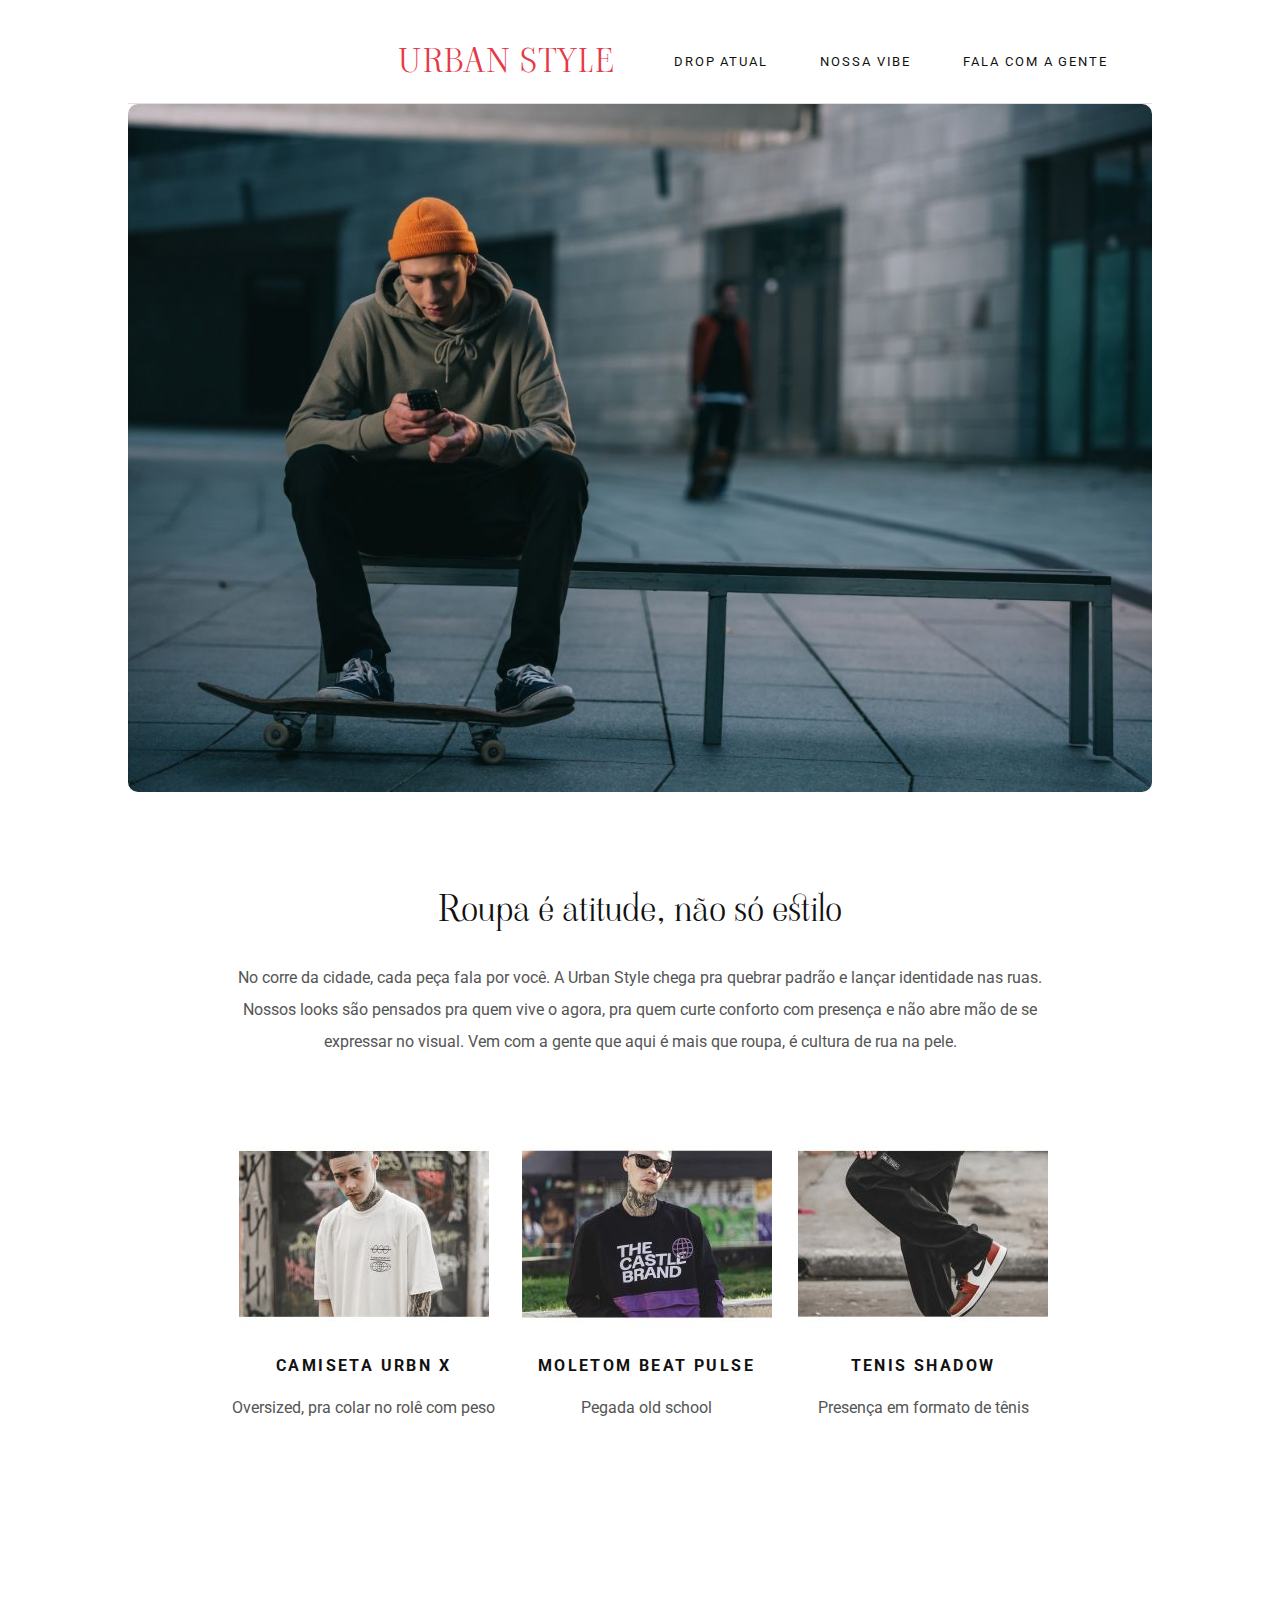
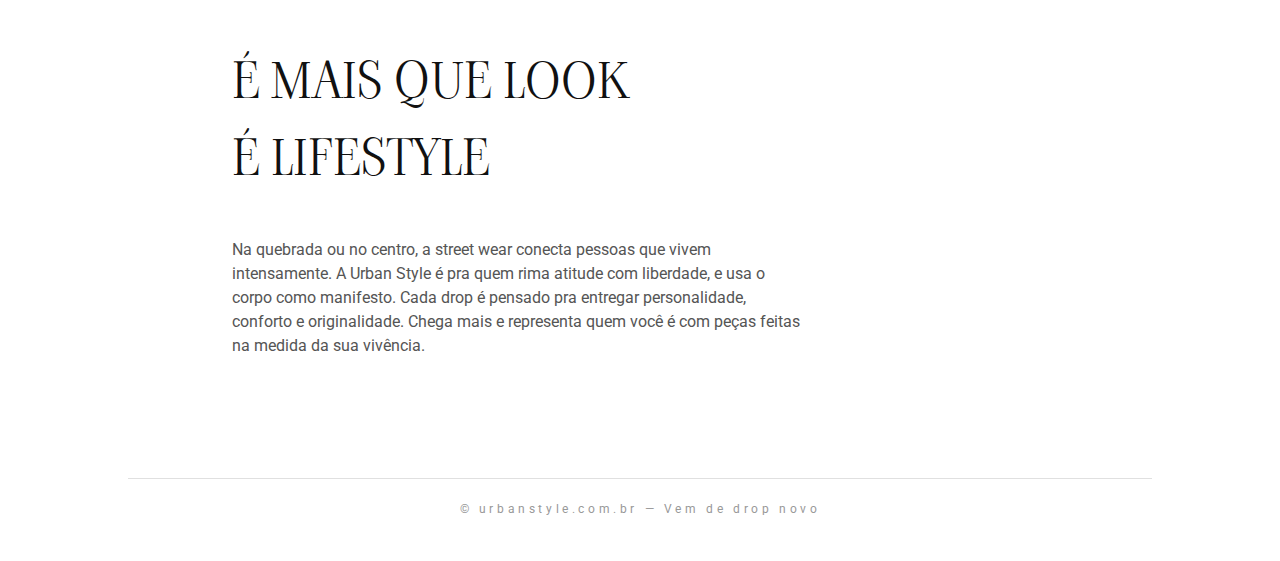
<file: index.html>
<!doctype html>
<html lang="pt-br">

<head>
    <title>Urban Style - Street Wear na Veia</title>
    <meta charset="utf-8">
    <meta name="author" content="Vinicius">
    <meta name="description" content="Street wear com atitude e identidade">
    <meta name="keywords" content="streetwear, moda urbana, hip hop, estilo">

    <link rel="preconnect" href="https://fonts.googleapis.com">
    <link rel="preconnect" href="https://fonts.gstatic.com" crossorigin>
    <link href="https://fonts.googleapis.com/css2?family=Roboto:wght@300;400;700&family=Viaoda+Libre&display=swap"
        rel="stylesheet">

    <link rel="stylesheet" href="estilo.css">
</head>

<body>
    <div id="principal">

        <header class="header-top">
            <h1 class="logotipo">Urban Style</h1>
            <nav class="header-nav">
                <ul>
                    <li><a href="#">Drop Atual</a></li>
                    <li><a href="#">Nossa Vibe</a></li>
                    <li><a href="#">Fala com a Gente</a></li>
                </ul>
            </nav>
        </header>

        <div class="topo-imagem">
            <img src="imagens/topo.jpg" alt="Modelo com estilo urbano">
        </div>

        <main>
            <article class="portfolio">
                <h1>Roupa é atitude, não só estilo</h1>
                <p>No corre da cidade, cada peça fala por você. A Urban Style chega pra quebrar padrão e lançar
                    identidade nas ruas. Nossos looks são pensados pra quem vive o agora, pra quem curte conforto com
                    presença e não abre mão de se expressar no visual. Vem com a gente que aqui é mais que roupa, é
                    cultura de rua na pele.</p>
            </article>

            <section class="gallery">
                <article class="gallery-card">
                    <img src="imagens/modelo3.jpg" alt="modelo 3">
                    <p class="gallery-title">Camiseta URBN X</p>
                    <p class="gallery-text">Oversized, pra colar no rolê com peso</p>
                </article>

                <article class="gallery-card">
                    <img src="imagens/modelo2.jpg" alt="modelo 2">
                    <p class="gallery-title">Moletom Beat Pulse</p>
                    <p class="gallery-text">Pegada old school</p>
                </article>

                <article class="gallery-card">
                    <img src="imagens/modelo1.jpg" alt="modelo 1">
                    <p class="gallery-title">Tenis Shadow</p>
                    <p class="gallery-text">Presença em formato de tênis</p>
                </article>
            </section>

            <article class="about">
                <h2>É mais que look <br>É lifestyle</h2>
                <p>Na quebrada ou no centro, a street wear conecta pessoas que vivem intensamente. A Urban Style é pra
                    quem rima atitude com liberdade, e usa o corpo como manifesto. Cada drop é pensado pra entregar
                    personalidade, conforto e originalidade. Chega mais e representa quem você é com peças feitas na
                    medida da sua vivência.</p>
            </article>
        </main>

        <footer class="rodape">
            &copy; urbanstyle.com.br — Vem de drop novo
        </footer>
    </div>
</body>

</html>
</file>
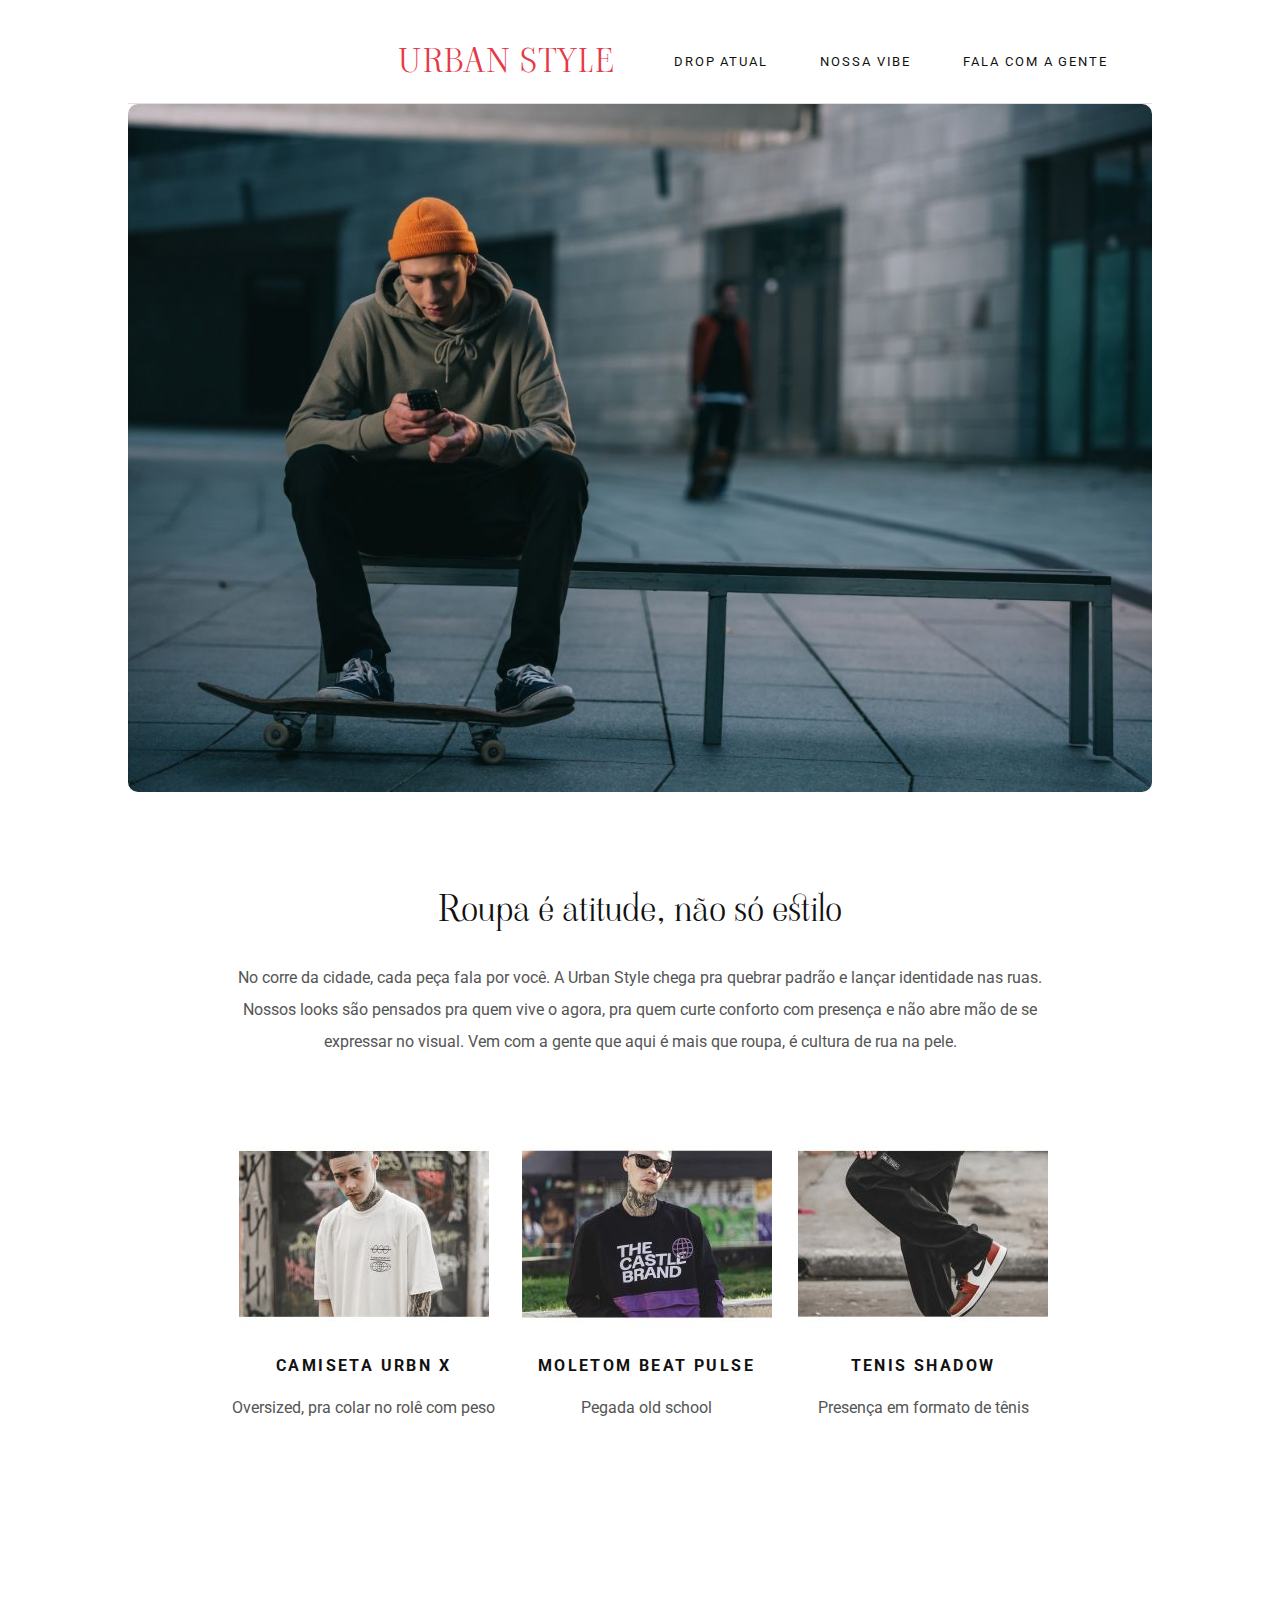
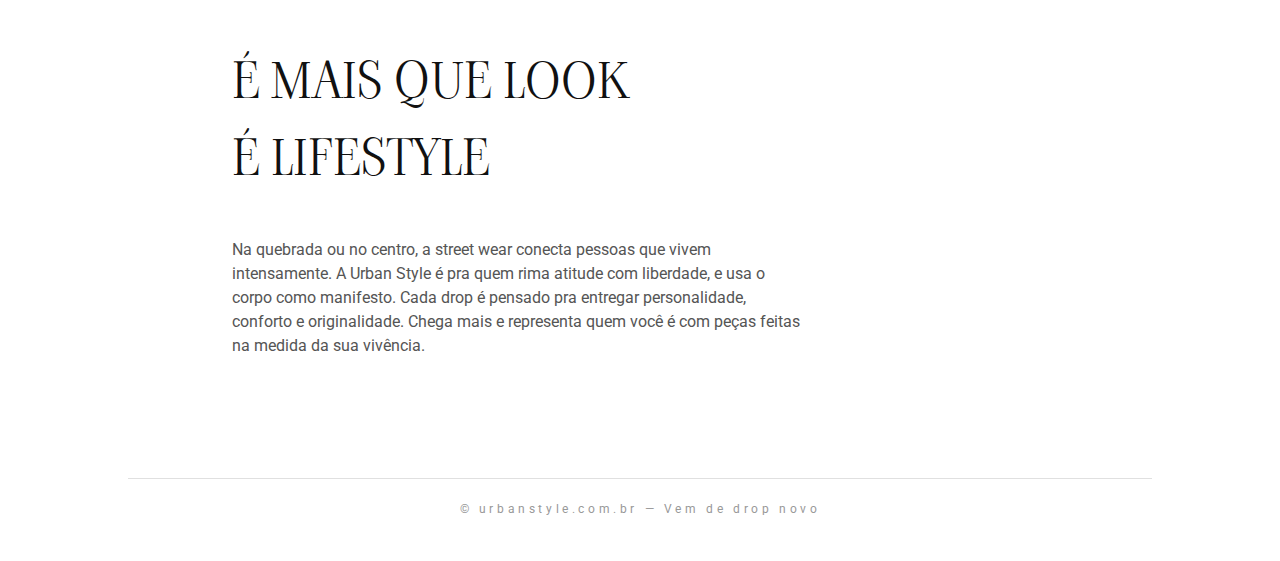
<file: Projeto-UrbanStyle-Inicio/inicio/index.html>
<!doctype html>
<html lang="pt-br">

<head>
    <title>Urban Style - Street Wear na Veia</title>
    <meta charset="utf-8">
    <meta name="author" content="Vinicius">
    <meta name="description" content="Street wear com atitude e identidade">
    <meta name="keywords" content="streetwear, moda urbana, hip hop, estilo">

    <link rel="preconnect" href="https://fonts.googleapis.com">
    <link rel="preconnect" href="https://fonts.gstatic.com" crossorigin>
    <link href="https://fonts.googleapis.com/css2?family=Roboto:wght@300;400;700&family=Viaoda+Libre&display=swap"
        rel="stylesheet">

    <link rel="stylesheet" href="css/estilo.css">
</head>

<body>
    <div id="principal">

        <header class="header-top">
            <h1 class="logotipo">Urban Style</h1>
            <nav class="header-nav">
                <ul>
                    <li><a href="#">Drop Atual</a></li>
                    <li><a href="#">Nossa Vibe</a></li>
                    <li><a href="#">Fala com a Gente</a></li>
                </ul>
            </nav>
        </header>

        <div class="topo-imagem">
            <img src="imagens/topo.jpg" alt="Modelo com estilo urbano">
        </div>

        <main>
            <article class="portfolio">
                <h1>Roupa é atitude, não só estilo</h1>
                <p>No corre da cidade, cada peça fala por você. A Urban Style chega pra quebrar padrão e lançar
                    identidade nas ruas. Nossos looks são pensados pra quem vive o agora, pra quem curte conforto com
                    presença e não abre mão de se expressar no visual. Vem com a gente que aqui é mais que roupa, é
                    cultura de rua na pele.</p>
            </article>

            <section class="gallery">
                <article class="gallery-card">
                    <img src="imagens/modelo3.jpg" alt="modelo 3">
                    <p class="gallery-title">Camiseta URBN X</p>
                    <p class="gallery-text">Oversized, pra colar no rolê com peso</p>
                </article>

                <article class="gallery-card">
                    <img src="imagens/modelo2.jpg" alt="modelo 2">
                    <p class="gallery-title">Moletom Beat Pulse</p>
                    <p class="gallery-text">Pegada old school</p>
                </article>

                <article class="gallery-card">
                    <img src="imagens/modelo1.jpg" alt="modelo 1">
                    <p class="gallery-title">Tenis Shadow</p>
                    <p class="gallery-text">Presença em formato de tênis</p>
                </article>
            </section>

            <article class="about">
                <h2>É mais que look <br>É lifestyle</h2>
                <p>Na quebrada ou no centro, a street wear conecta pessoas que vivem intensamente. A Urban Style é pra
                    quem rima atitude com liberdade, e usa o corpo como manifesto. Cada drop é pensado pra entregar
                    personalidade, conforto e originalidade. Chega mais e representa quem você é com peças feitas na
                    medida da sua vivência.</p>
            </article>
        </main>

        <footer class="rodape">
            &copy; urbanstyle.com.br — Vem de drop novo
        </footer>
    </div>
</body>

</html>
</file>
<file: estilo.css>
:root {
  --large-default-padding: 6.5em;
  --medium-default-padding: 4em;
}

body {
  font-family: "Roboto", tahoma, arial, sans-serif;
  margin: 0;
  padding: 0;
  background-color: #ffffff;
  color: #f1f1f1;
  line-height: 1.6;
}

/* Container principal */

#principal {
  width: 64em;
  margin: 1.25em auto;
}

h1,
h2 {
  font-family: "Viaoda Libre", cursive;
  font-weight: normal;
}

/* Cabeçalho */

.header-top {
  display: flex;
  justify-content: space-between;
  max-width: 1200px;
  border-bottom: 1px solid #e0e0e0;
}

.logotipo {
  margin: 0.5em 0 0.5em 8.4375em;
  color: #e63946;
  text-transform: uppercase;
  letter-spacing: 2px;
}

.header-nav ul {
  margin: 12px;
  padding: 0;
}

.header-nav li {
  list-style: none;
  display: inline-block;
  margin: 0 1em 0 0;
  padding: 1em;
}

.header-nav a {
  color: #111111;
  text-decoration: none;
  text-transform: uppercase;
  font-size: 0.8em;
  letter-spacing: 0.15em;
  transition: color 0.3s;
}

.header-nav a:hover {
  color: #e63946;
}

.topo-imagem {
  max-width: 1200px;
  margin: 0 auto;
}

.topo-imagem img {
  width: 100%;
  height: auto;
  display: block;
  border-radius: 10px;
}

/* Conteúdo principal */

.portfolio {
  padding: var(--medium-default-padding) var(--large-default-padding);
  text-align: center;
}

.portfolio h1 {
  font-size: 2.25em;
  color: #111111;
}

.portfolio p {
  font-size: 1em;
  line-height: 2;
  color: #555555;
}

/* Galeria */

.gallery {
  color: #555;
  padding: 0 var(--large-default-padding) var(--medium-default-padding);
  display: flex;
  justify-content: space-between;
  gap: 20px;
}

.gallery-card {
  text-align: center;
}

.gallery-card:hover {
  transform: scale(1.03);
}

.gallery-title {
  text-transform: uppercase;
  letter-spacing: 0.15em;
  font-size: 1em;
  font-weight: bold;
  color: #111111;
}

/* Seção sobre */

.about {
  background-color: #ffffff;
  padding: var(--large-default-padding);
  color: #111111;
}

.about h2 {
  text-transform: uppercase;
  font-size: 3em;
  font-weight: normal;
  color: #111111;
}

.about p {
  line-height: 1.5;
  width: 70%;
  color: #555555;
}

/* Rodapé */
.rodape {
  padding: 1.8em;
  font-size: 0.75em;
  color: #999999;
  letter-spacing: 0.3em;
  text-align: center;
  border-top: 1px solid #e0e0e0;
}
</file>
<file: Projeto-UrbanStyle-Inicio/inicio/css/estilo.css>
:root {
  --large-default-padding: 6.5em;
  --medium-default-padding: 4em;
}

body {
  font-family: "Roboto", tahoma, arial, sans-serif;
  margin: 0;
  padding: 0;
  background-color: #ffffff;
  color: #f1f1f1;
  line-height: 1.6;
}

/* Container principal */

#principal {
  width: 64em;
  margin: 1.25em auto;
}

h1,
h2 {
  font-family: "Viaoda Libre", cursive;
  font-weight: normal;
}

/* Cabeçalho */

.header-top {
  display: flex;
  justify-content: space-between;
  max-width: 1200px;
  border-bottom: 1px solid #e0e0e0;
}

.logotipo {
  margin: 0.5em 0 0.5em 8.4375em;
  color: #e63946;
  text-transform: uppercase;
  letter-spacing: 2px;
}

.header-nav ul {
  margin: 12px;
  padding: 0;
}

.header-nav li {
  list-style: none;
  display: inline-block;
  margin: 0 1em 0 0;
  padding: 1em;
}

.header-nav a {
  color: #111111;
  text-decoration: none;
  text-transform: uppercase;
  font-size: 0.8em;
  letter-spacing: 0.15em;
  transition: color 0.3s;
}

.header-nav a:hover {
  color: #e63946;
}

.topo-imagem {
  max-width: 1200px;
  margin: 0 auto;
}

.topo-imagem img {
  width: 100%;
  height: auto;
  display: block;
  border-radius: 10px;
}

/* Conteúdo principal */

.portfolio {
  padding: var(--medium-default-padding) var(--large-default-padding);
  text-align: center;
}

.portfolio h1 {
  font-size: 2.25em;
  color: #111111;
}

.portfolio p {
  font-size: 1em;
  line-height: 2;
  color: #555555;
}

/* Galeria */

.gallery {
  color: #555;
  padding: 0 var(--large-default-padding) var(--medium-default-padding);
  display: flex;
  justify-content: space-between;
  gap: 20px;
}

.gallery-card {
  text-align: center;
}

.gallery-card:hover {
  transform: scale(1.03);
}

.gallery-title {
  text-transform: uppercase;
  letter-spacing: 0.15em;
  font-size: 1em;
  font-weight: bold;
  color: #111111;
}

/* Seção sobre */

.about {
  background-color: #ffffff;
  padding: var(--large-default-padding);
  color: #111111;
}

.about h2 {
  text-transform: uppercase;
  font-size: 3em;
  font-weight: normal;
  color: #111111;
}

.about p {
  line-height: 1.5;
  width: 70%;
  color: #555555;
}

/* Rodapé */
.rodape {
  padding: 1.8em;
  font-size: 0.75em;
  color: #999999;
  letter-spacing: 0.3em;
  text-align: center;
  border-top: 1px solid #e0e0e0;
}
</file>
